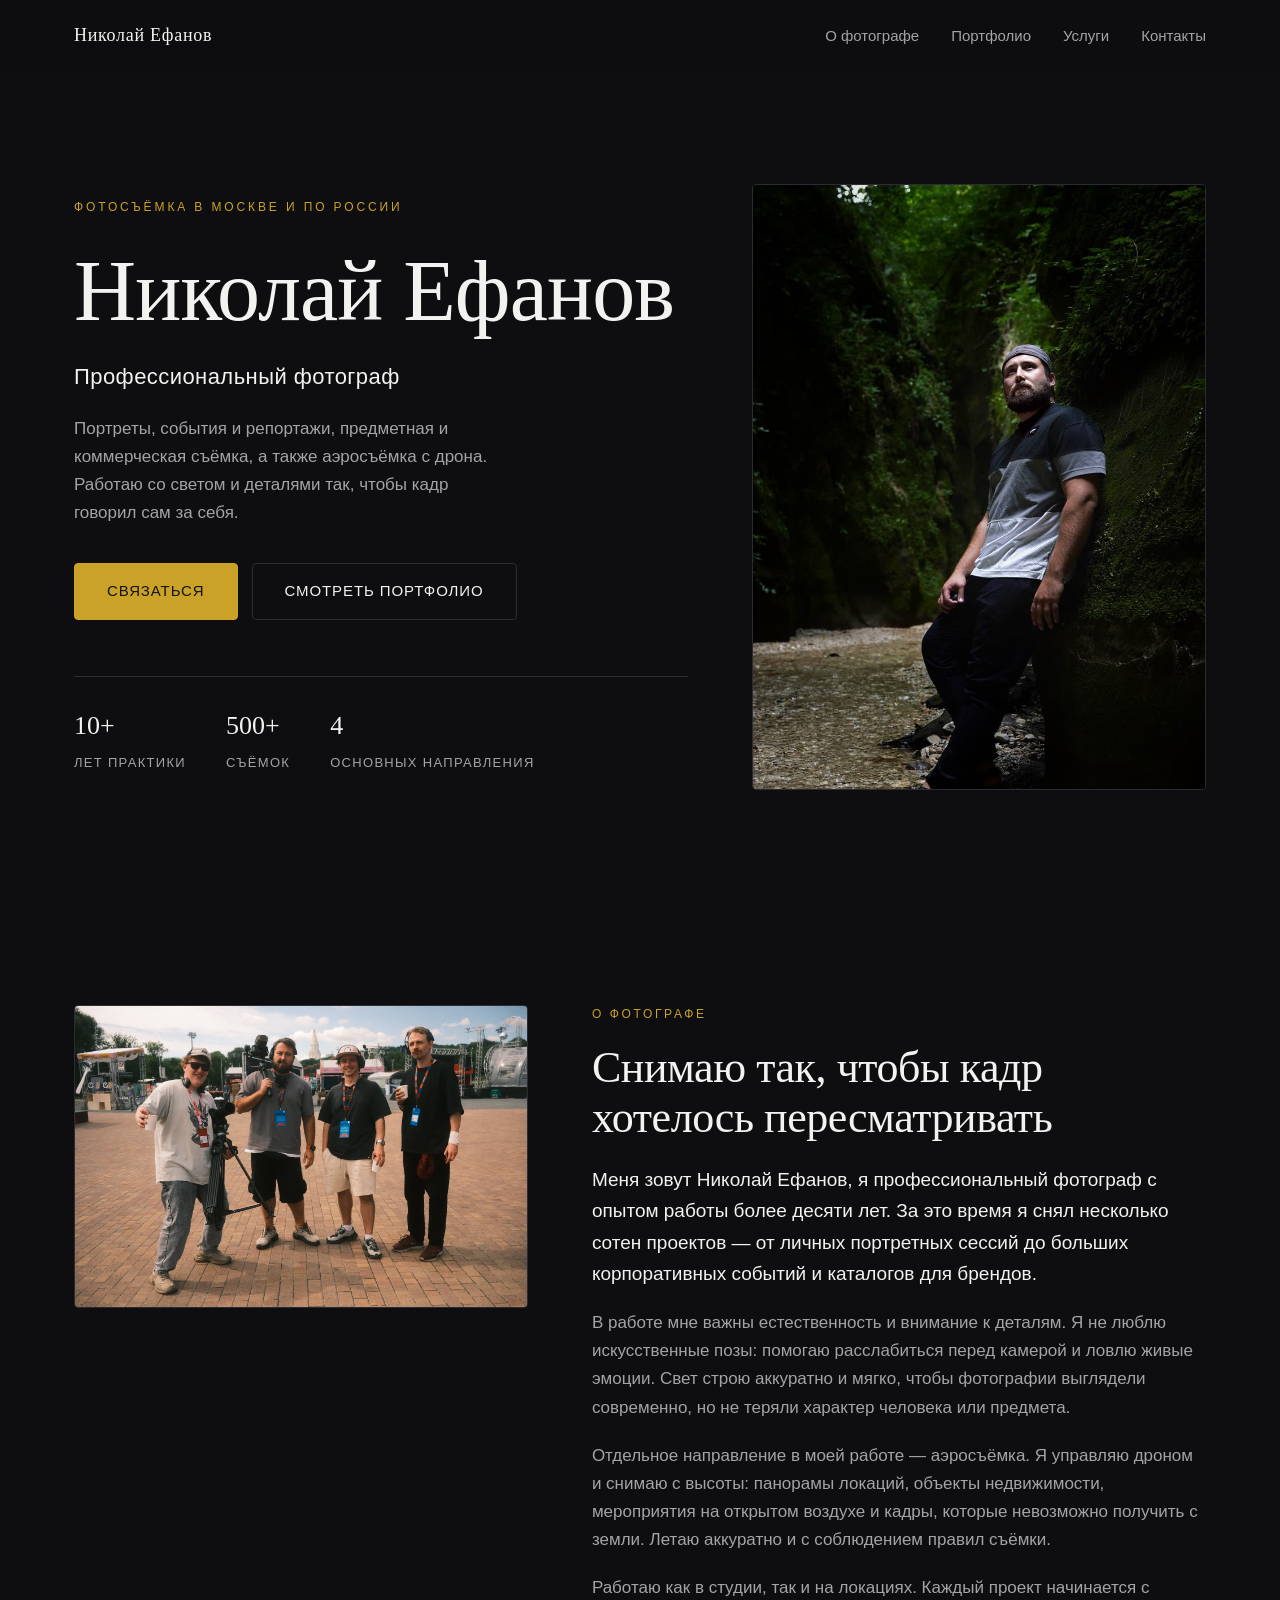
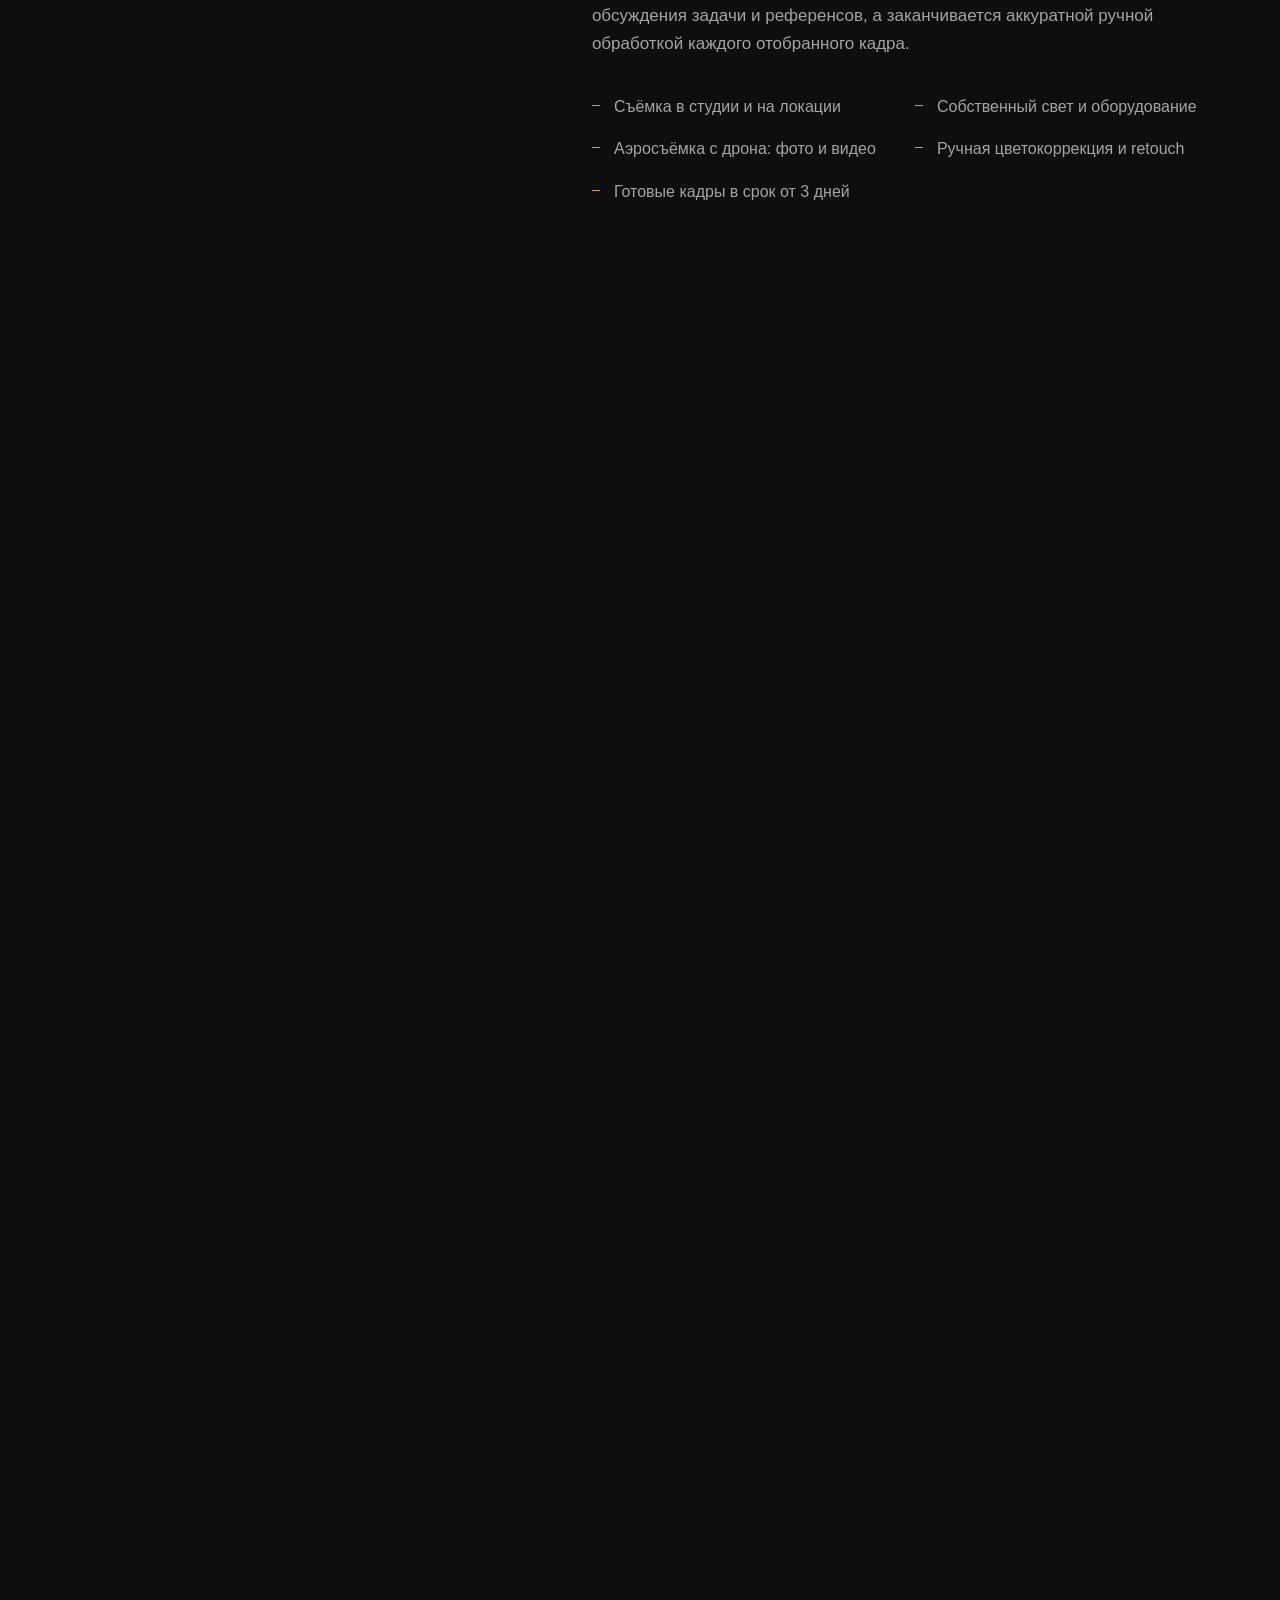
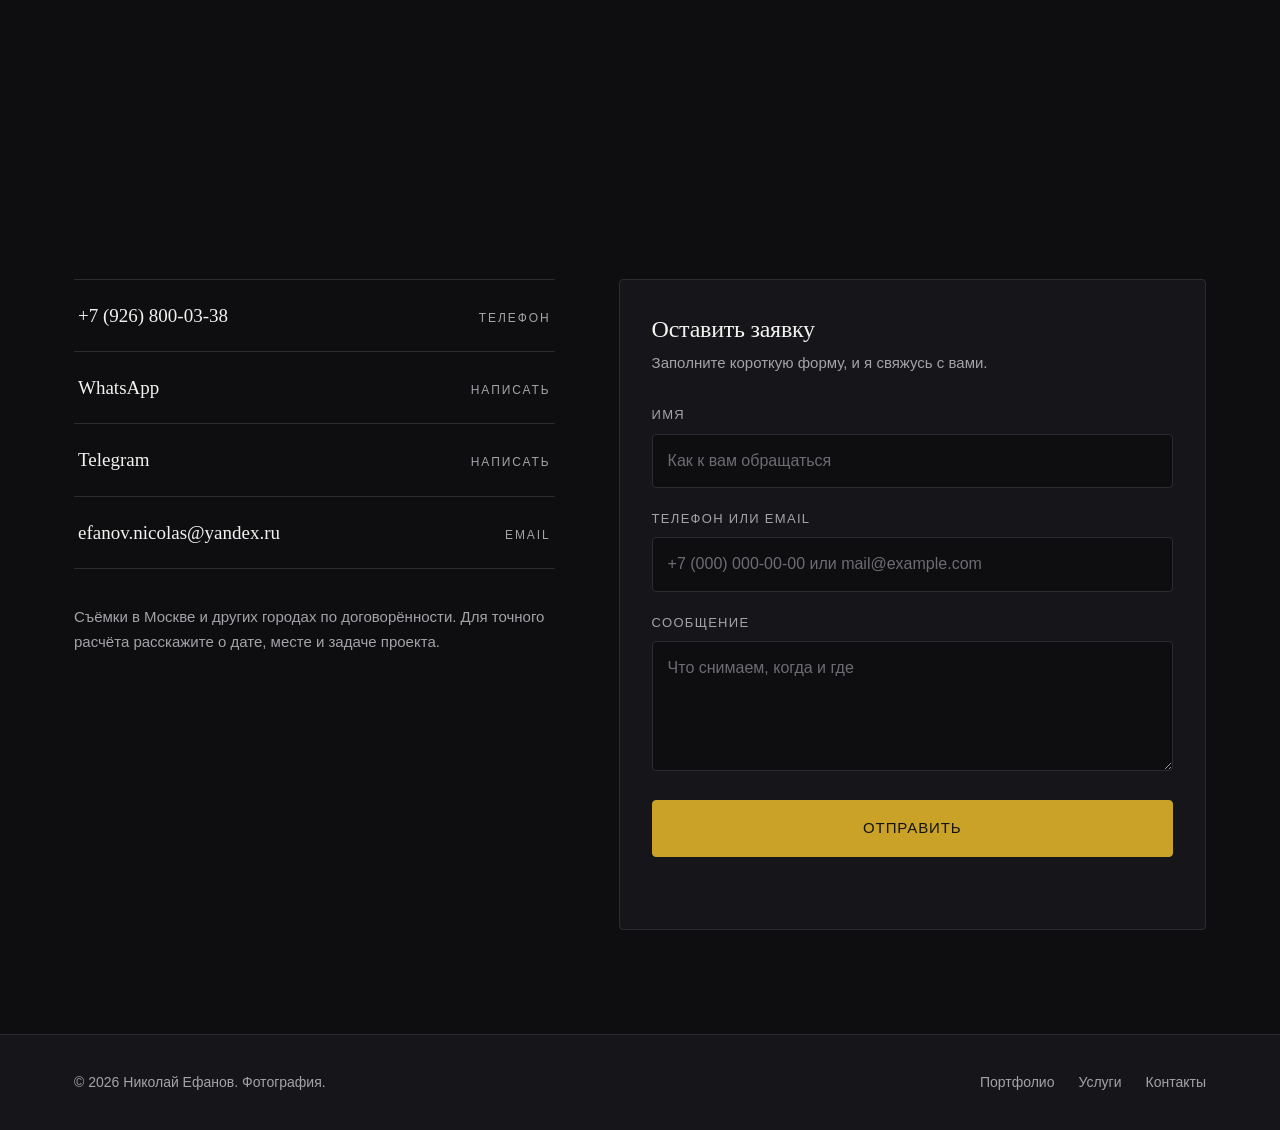
<file: index.html>
<!DOCTYPE html>
<html lang="ru">
<head>
<meta charset="UTF-8">
<meta name="viewport" content="width=device-width, initial-scale=1">
<title>Николай Ефанов — фотограф в Москве: портрет, репортаж, аэросъёмка</title>
<meta name="description" content="Фотограф Николай Ефанов: портретная и репортажная съёмка, коммерческая и предметная фотография, аэросъёмка с дрона в Москве и по России. Цена по запросу.">
<meta name="keywords" content="фотограф Москва, портретная съёмка, фотограф на мероприятие, репортажная съёмка, предметная съёмка, коммерческая фотосъёмка, аэросъёмка с дрона">
<meta name="author" content="Николай Ефанов">
<meta name="yandex-verification" content="9bdac8ca40bdd7e0" />
<meta name="google-site-verification" content="7jf4-IoX7GgELxSKzY4CBx7W281opGIKUO9RGKRQwt8" />
<link rel="canonical" href="https://ikravts15.github.io/yasenevo-photo/">

<!-- Open Graph: превью при отправке ссылки в соцсети и мессенджеры -->
<meta property="og:type" content="website">
<meta property="og:site_name" content="Николай Ефанов — фотограф">
<meta property="og:locale" content="ru_RU">
<meta property="og:url" content="https://ikravts15.github.io/yasenevo-photo/">
<meta property="og:title" content="Николай Ефанов — фотограф в Москве: портрет, репортаж, аэросъёмка">
<meta property="og:description" content="Портретная и репортажная съёмка, коммерческая и предметная фотография, аэросъёмка с дрона. Более 10 лет опыта, съёмки в Москве и по России.">
<meta property="og:image" content="https://ikravts15.github.io/yasenevo-photo/images/og-preview.jpg">
<meta property="og:image:width" content="1200">
<meta property="og:image:height" content="630">
<meta property="og:image:alt" content="Работы фотографа Николая Ефанова: портрет, репортаж и аэросъёмка">

<meta name="twitter:card" content="summary_large_image">
<meta name="twitter:title" content="Николай Ефанов — фотограф в Москве: портрет, репортаж, аэросъёмка">
<meta name="twitter:description" content="Портретная и репортажная съёмка, коммерческая и предметная фотография, аэросъёмка с дрона. Более 10 лет опыта, съёмки в Москве и по России.">
<meta name="twitter:image" content="https://ikravts15.github.io/yasenevo-photo/images/og-preview.jpg">

<link rel="icon" href="data:image/svg+xml,<svg xmlns=%22http://www.w3.org/2000/svg%22 viewBox=%220 0 100 100%22><text y=%22.9em%22 font-size=%2290%22>📷</text></svg>">
<link rel="stylesheet" href="style.css?v=cards-16">
</head>
<body>

<header class="nav" id="nav">
  <div class="wrap nav__inner">
    <a class="nav__brand" href="/#hero">Николай&nbsp;Ефанов</a>
    <nav class="nav__links" id="navLinks" aria-label="Основная навигация">
      <a href="/#about">О фотографе</a>
      <a href="/portfolio/">Портфолио</a>
      <a href="/#services">Услуги</a>
      <a href="/#contacts">Контакты</a>
    </nav>
    <button class="nav__toggle" id="navToggle" aria-expanded="false" aria-controls="navLinks">Меню</button>
  </div>
</header>

<main>

  <!-- 1. Hero -->
  <section class="hero" id="hero">
    <div class="section-bg" aria-hidden="true">
      <video class="section-bg__media video-desktop" src="videos/aerial-3.mp4" muted loop playsinline preload="none"></video>
      <video class="section-bg__media video-mobile" src="videos/aerial-1.mp4" muted loop playsinline preload="none"></video>
      <div class="section-bg__overlay"></div>
    </div>
    <div class="wrap hero__inner">
      <div>
        <p class="hero__eyebrow">Фотосъёмка в Москве и по России</p>
        <h1>Николай Ефанов</h1>
        <p class="hero__sub">Профессиональный фотограф</p>
        <p class="hero__text">
          Портреты, события и репортажи, предметная и коммерческая съёмка,
          а также аэросъёмка с дрона. Работаю со светом и деталями так,
          чтобы кадр говорил сам за себя.
        </p>
        <div class="hero__actions">
          <a class="btn" href="/#contacts">Связаться</a>
          <a class="btn btn--ghost" href="/portfolio/">Смотреть портфолио</a>
        </div>
        <div class="hero__meta">
          <div><strong>10+</strong><span>лет практики</span></div>
          <div><strong>500+</strong><span>съёмок</span></div>
          <div><strong>4</strong><span>основных направления</span></div>
        </div>
      </div>
      <div class="hero__frame">
        <img src="images/photographer-portrait.jpg" alt="Фотограф Николай Ефанов" width="800" height="1422">
      </div>
    </div>
  </section>

  <!-- 2. О фотографе -->
  <section class="about" id="about">
    <div class="section-bg" aria-hidden="true">
      <video class="section-bg__media" src="videos/event-3.mp4" autoplay muted loop playsinline preload="metadata"></video>
      <div class="section-bg__overlay"></div>
    </div>
    <div class="wrap">
      <div class="about__grid">
        <div class="about__photo reveal">
          <img src="images/event-team.jpg" alt="Съёмочная команда с камерой и штативом на открытой площадке фестиваля" loading="lazy" width="1600" height="1067">
        </div>
        <div class="about__text reveal">
          <span class="section-label">О фотографе</span>
          <h2 class="section-title">Снимаю так, чтобы кадр хотелось пересматривать</h2>
          <p>
            Меня зовут Николай Ефанов, я профессиональный фотограф с опытом работы
            более десяти лет. За это время я снял несколько сотен проектов —
            от личных портретных сессий до больших корпоративных событий
            и каталогов для брендов.
          </p>
          <p>
            В работе мне важны естественность и внимание к деталям. Я не люблю
            искусственные позы: помогаю расслабиться перед камерой и ловлю живые
            эмоции. Свет строю аккуратно и мягко, чтобы фотографии выглядели
            современно, но не теряли характер человека или предмета.
          </p>
          <p>
            Отдельное направление в моей работе — аэросъёмка. Я управляю дроном
            и снимаю с высоты: панорамы локаций, объекты недвижимости,
            мероприятия на открытом воздухе и кадры, которые невозможно
            получить с земли. Летаю аккуратно и с соблюдением правил съёмки.
          </p>
          <p>
            Работаю как в студии, так и на локациях. Каждый проект начинается
            с обсуждения задачи и референсов, а заканчивается аккуратной ручной
            обработкой каждого отобранного кадра.
          </p>
          <ul class="about__list">
            <li>Съёмка в студии и на локации</li>
            <li>Собственный свет и оборудование</li>
            <li>Аэросъёмка с дрона: фото и видео</li>
            <li>Ручная цветокоррекция и retouch</li>
            <li>Готовые кадры в срок от 3 дней</li>
          </ul>
        </div>
      </div>
    </div>
  </section>

  <!-- 3. Услуги -->
  <section class="services" id="services">
    <div class="section-bg" aria-hidden="true">
      <video class="section-bg__media video-desktop" src="videos/aerial-5.mp4" muted loop playsinline preload="none"></video>
      <video class="section-bg__media video-mobile" src="videos/aerial-2.mp4" muted loop playsinline preload="none"></video>
      <div class="section-bg__overlay"></div>
    </div>
    <div class="wrap">
      <div class="section-head reveal">
        <span class="section-label">Услуги</span>
        <h2 class="section-title">Направления съёмки</h2>
        <p>Стоимость зависит от задачи, объёма и локации — расскажите о проекте, и я подготовлю предложение.</p>
      </div>

      <div class="services__grid">
        <article class="service reveal">
          <span class="service__num">01</span>
          <h3>Портретная съёмка</h3>
          <p>1–2 часа · 15–30 обработанных кадров</p>
          <ul>
            <li>1–2 часа съёмки</li>
            <li>Помощь с образом и позами</li>
            <li>15–30 обработанных кадров</li>
          </ul>
          <div class="service__price">от 8 000 ₽</div>
        </article>

        <article class="service reveal">
          <span class="service__num">02</span>
          <h3>Репортаж и события</h3>
          <p>От 2 часов · живая съёмка · галерея события</p>
          <ul>
            <li>Работа от 2 часов до полного дня</li>
            <li>Живые кадры без постановки</li>
            <li>Полная галерея события</li>
          </ul>
          <div class="service__price">от 8 000 ₽</div>
        </article>

        <article class="service reveal">
          <span class="service__num">03</span>
          <h3>Коммерческая съёмка</h3>
          <p>Концепция · свет · съёмка для бренда и бизнеса</p>
          <ul>
            <li>Подготовка концепции</li>
            <li>Съёмка со светом в студии или на месте</li>
            <li>Файлы под сайт и соцсети</li>
          </ul>
          <div class="service__price">от 15 000 ₽</div>
        </article>

        <article class="service reveal">
          <span class="service__num">04</span>
          <h3>Предметная съёмка</h3>
          <p>Товары · косметика · еда · ретушь</p>
          <ul>
            <li>Съёмка на однотонном фоне и в сценах</li>
            <li>Аккуратная ретушь каждого кадра</li>
            <li>Единый стиль всей серии</li>
          </ul>
          <div class="service__price">от 3 000 ₽</div>
        </article>

        <article class="service reveal">
          <span class="service__num">05</span>
          <h3>Аэросъёмка с дрона</h3>
          <p>Фото и видео с воздуха · облёт объекта</p>
          <ul>
            <li>Фото и видео с воздуха</li>
            <li>Панорамы и облёт объекта</li>
            <li>Съёмка с учётом правил полётов</li>
          </ul>
          <div class="service__price">от 6 000 ₽</div>
        </article>
      </div>
    </div>
  </section>

  <!-- 5. Контакты -->
  <section class="contacts" id="contacts">
    <div class="section-bg" aria-hidden="true">
      <video class="section-bg__media" src="videos/aerial-4.mp4" autoplay muted loop playsinline preload="metadata"></video>
      <div class="section-bg__overlay"></div>
    </div>
    <div class="wrap">
      <div class="section-head reveal">
        <span class="section-label">Контакты</span>
        <h2 class="section-title">Обсудим вашу съёмку</h2>
        <p>Напишите удобным способом или заполните форму — отвечаю в течение дня.</p>
      </div>

      <div class="contacts__grid">
        <div class="reveal">
          <ul class="contact-list">
            <li>
              <a href="tel:+79268000338">
                <strong>+7 (926) 800-03-38</strong>
                <span>Телефон</span>
              </a>
            </li>
            <li>
              <a href="https://wa.me/79268000338" target="_blank" rel="noopener">
                <strong>WhatsApp</strong>
                <span>Написать</span>
              </a>
            </li>
            <li>
              <a href="https://t.me/kamushek93" target="_blank" rel="noopener">
                <strong>Telegram</strong>
                <span>Написать</span>
              </a>
            </li>
            <li>
              <a href="mailto:efanov.nicolas@yandex.ru">
                <strong>efanov.nicolas@yandex.ru</strong>
                <span>Email</span>
              </a>
            </li>
          </ul>
          <p class="contacts__note">
            Съёмки в Москве и других городах по договорённости.
            Для точного расчёта расскажите о дате, месте и задаче проекта.
          </p>
        </div>

        <form class="form reveal" id="contactForm" action="https://formspree.io/f/xnpnqjke" method="POST" novalidate>
          <h3>Оставить заявку</h3>
          <p class="form__hint">Заполните короткую форму, и я свяжусь с вами.</p>

          <div class="field">
            <label for="name">Имя</label>
            <input id="name" name="name" type="text" placeholder="Как к вам обращаться" autocomplete="name" required>
          </div>

          <div class="field">
            <label for="contact">Телефон или email</label>
            <input id="contact" name="contact" type="text" placeholder="+7 (000) 000-00-00 или mail@example.com" autocomplete="tel" required>
          </div>

          <div class="field">
            <label for="message">Сообщение</label>
            <textarea id="message" name="message" placeholder="Что снимаем, когда и где"></textarea>
          </div>

          <button class="btn" type="submit">Отправить</button>
          <p class="form__status" id="formStatus" role="status" aria-live="polite"></p>
        </form>
      </div>
    </div>
  </section>

</main>

<footer class="footer">
  <div class="wrap footer__inner">
    <span>© <span id="year">2026</span> Николай Ефанов. Фотография.</span>
    <div class="footer__links">
      <a href="/portfolio/">Портфолио</a>
      <a href="/#services">Услуги</a>
      <a href="/#contacts">Контакты</a>
    </div>
  </div>
</footer>

<script src="script.js?v=house-1"></script>

</body>
</html>
</file>
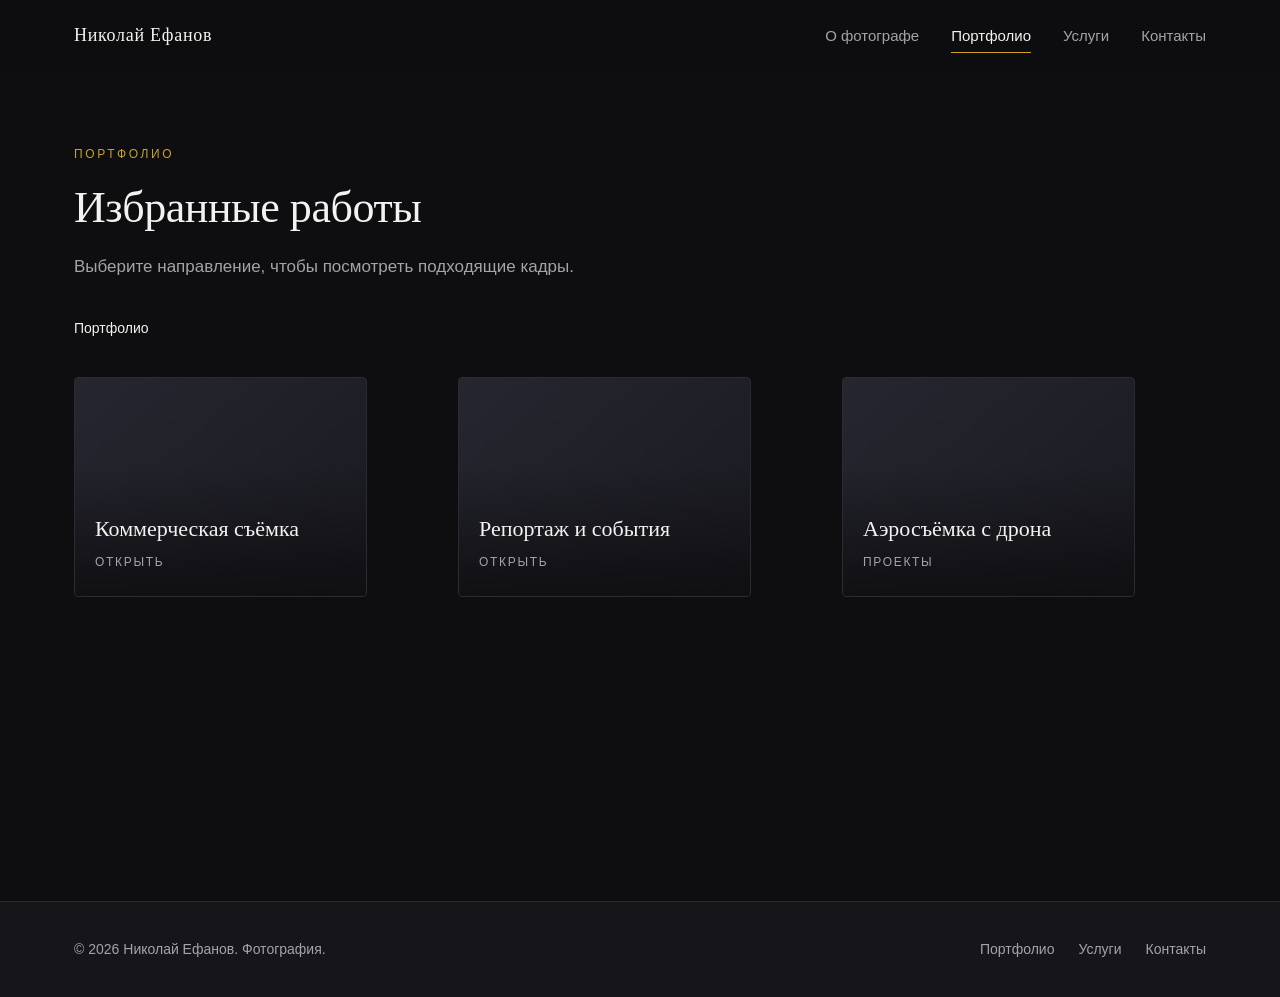
<file: portfolio/index.html>
<!DOCTYPE html>
<html lang="ru">
<head>
<meta charset="UTF-8">
<meta name="viewport" content="width=device-width, initial-scale=1">
<title>Портфолио — Николай Ефанов: портрет, репортаж, аэросъёмка</title>
<meta name="description" content="Портфолио фотографа Николая Ефанова: портреты, события, предметная съёмка и аэросъёмка с дрона, включая серию Кинопарк Москино.">
<link rel="canonical" href="https://ikravts15.github.io/yasenevo-photo/portfolio/">
<meta property="og:type" content="website">
<meta property="og:locale" content="ru_RU">
<meta property="og:url" content="https://ikravts15.github.io/yasenevo-photo/portfolio/">
<meta property="og:title" content="Портфолио — Николай Ефанов">
<meta property="og:description" content="Портреты, события, предметная съёмка и аэросъёмка с дрона. Серия Кинопарк Москино.">
<meta property="og:image" content="https://ikravts15.github.io/yasenevo-photo/images/og-preview.jpg">
<link rel="icon" href="data:image/svg+xml,<svg xmlns=%22http://www.w3.org/2000/svg%22 viewBox=%220 0 100 100%22><text y=%22.9em%22 font-size=%2290%22>📷</text></svg>">
<link rel="stylesheet" href="../style.css?v=cards-16">
</head>
<body class="page-portfolio">

<header class="nav" id="nav">
  <div class="wrap nav__inner">
    <a class="nav__brand" href="/">Николай&nbsp;Ефанов</a>
    <nav class="nav__links" id="navLinks" aria-label="Основная навигация">
      <a href="/#about">О фотографе</a>
      <a href="/portfolio/" class="is-active" aria-current="page">Портфолио</a>
      <a href="/#services">Услуги</a>
      <a href="/#contacts">Контакты</a>
    </nav>
    <button class="nav__toggle" id="navToggle" aria-expanded="false" aria-controls="navLinks">Меню</button>
  </div>
</header>

<main>
  <section class="portfolio portfolio--page" id="portfolio">
    <div class="section-bg" aria-hidden="true">
      <video class="section-bg__media" src="../videos/event-1.mp4" autoplay muted loop playsinline preload="metadata"></video>
      <div class="section-bg__overlay"></div>
    </div>
    <div class="wrap">
      <div class="section-head">
        <span class="section-label">Портфолио</span>
        <h1 class="section-title" id="explorerTitle">Избранные работы</h1>
        <p id="explorerLead">Выберите направление, чтобы посмотреть подходящие кадры.</p>
      </div>

      <div class="crumbs" id="crumbs">
        <button class="crumbs__back" id="explorerBack" type="button" hidden>Назад</button>
        <nav class="crumbs__path" id="crumbsPath" aria-label="Путь в портфолио"></nav>
      </div>

      <div class="explorer" id="explorer">
        <div class="folders" id="folders"></div>
        <div class="gallery" id="gallery" hidden></div>
      </div>
    </div>
  </section>
</main>

<footer class="footer">
  <div class="wrap footer__inner">
    <span>© <span id="year">2026</span> Николай Ефанов. Фотография.</span>
    <div class="footer__links">
      <a href="/portfolio/">Портфолио</a>
      <a href="/#services">Услуги</a>
      <a href="/#contacts">Контакты</a>
    </div>
  </div>
</footer>

<div class="lightbox" id="lightbox" hidden>
  <div class="lightbox__dialog" role="dialog" aria-modal="true" aria-labelledby="lightboxTitle">
    <video class="lightbox__video" id="lightboxVideo" controls playsinline preload="none"></video>
    <p class="lightbox__caption" id="lightboxTitle"></p>
    <button class="lightbox__close" id="lightboxClose" type="button" aria-label="Закрыть просмотр">✕</button>
  </div>
</div>

<script src="../script.js?v=house-1"></script>

</body>
</html>
</file>
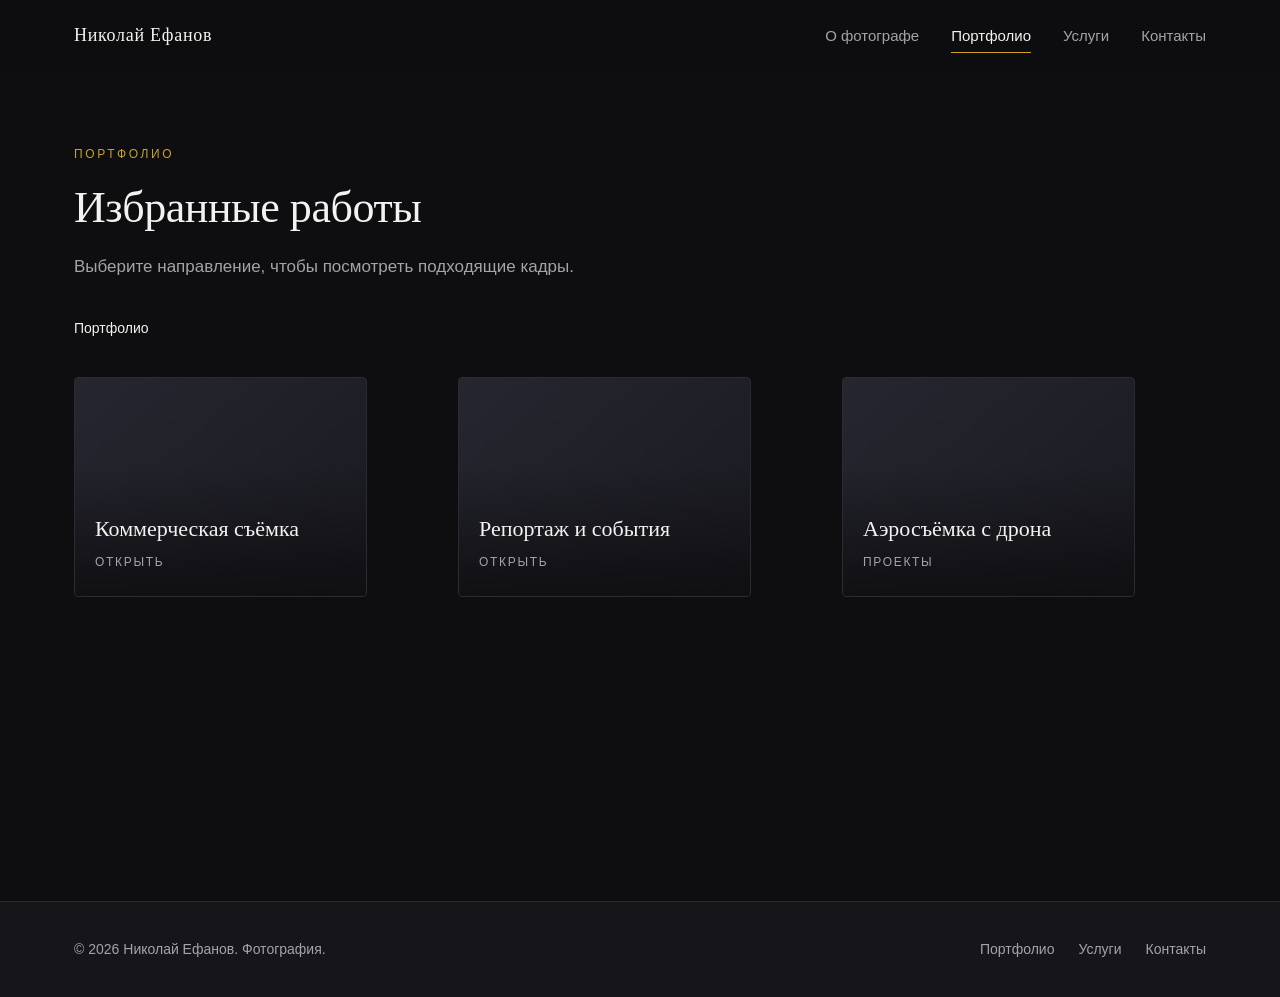
<file: portfolio.html>
<!DOCTYPE html>
<html lang="ru">
<head>
<meta charset="UTF-8">
<meta name="viewport" content="width=device-width, initial-scale=1">
<title>Портфолио — Николай Ефанов: портрет, репортаж, аэросъёмка</title>
<meta name="description" content="Портфолио фотографа Николая Ефанова: портреты, события, предметная съёмка и аэросъёмка с дрона, включая серию Кинопарк Москино.">
<link rel="canonical" href="https://ikravts15.github.io/yasenevo-photo/portfolio.html">
<meta property="og:type" content="website">
<meta property="og:locale" content="ru_RU">
<meta property="og:url" content="https://ikravts15.github.io/yasenevo-photo/portfolio.html">
<meta property="og:title" content="Портфолио — Николай Ефанов">
<meta property="og:description" content="Портреты, события, предметная съёмка и аэросъёмка с дрона. Серия Кинопарк Москино.">
<meta property="og:image" content="https://ikravts15.github.io/yasenevo-photo/images/og-preview.jpg">
<link rel="icon" href="data:image/svg+xml,<svg xmlns=%22http://www.w3.org/2000/svg%22 viewBox=%220 0 100 100%22><text y=%22.9em%22 font-size=%2290%22>📷</text></svg>">
<link rel="stylesheet" href="style.css?v=cards-16">
</head>
<body class="page-portfolio">

<header class="nav" id="nav">
  <div class="wrap nav__inner">
    <a class="nav__brand" href="index.html">Николай&nbsp;Ефанов</a>
    <nav class="nav__links" id="navLinks" aria-label="Основная навигация">
      <a href="index.html#about">О фотографе</a>
      <a href="portfolio.html" class="is-active" aria-current="page">Портфолио</a>
      <a href="index.html#services">Услуги</a>
      <a href="index.html#contacts">Контакты</a>
    </nav>
    <button class="nav__toggle" id="navToggle" aria-expanded="false" aria-controls="navLinks">Меню</button>
  </div>
</header>

<main>
  <section class="portfolio portfolio--page" id="portfolio">
    <div class="section-bg" aria-hidden="true">
      <video class="section-bg__media" src="videos/event-1.mp4" autoplay muted loop playsinline preload="metadata"></video>
      <div class="section-bg__overlay"></div>
    </div>
    <div class="wrap">
      <div class="section-head">
        <span class="section-label">Портфолио</span>
        <h1 class="section-title" id="explorerTitle">Избранные работы</h1>
        <p id="explorerLead">Выберите направление, чтобы посмотреть подходящие кадры.</p>
      </div>

      <div class="crumbs" id="crumbs">
        <button class="crumbs__back" id="explorerBack" type="button" hidden>Назад</button>
        <nav class="crumbs__path" id="crumbsPath" aria-label="Путь в портфолио"></nav>
      </div>

      <div class="explorer" id="explorer">
        <div class="folders" id="folders"></div>
        <div class="gallery" id="gallery" hidden></div>
      </div>
    </div>
  </section>
</main>

<footer class="footer">
  <div class="wrap footer__inner">
    <span>© <span id="year">2026</span> Николай Ефанов. Фотография.</span>
    <div class="footer__links">
      <a href="portfolio.html">Портфолио</a>
      <a href="index.html#services">Услуги</a>
      <a href="index.html#contacts">Контакты</a>
    </div>
  </div>
</footer>

<div class="lightbox" id="lightbox" hidden>
  <div class="lightbox__dialog" role="dialog" aria-modal="true" aria-labelledby="lightboxTitle">
    <video class="lightbox__video" id="lightboxVideo" controls playsinline preload="none"></video>
    <p class="lightbox__caption" id="lightboxTitle"></p>
    <button class="lightbox__close" id="lightboxClose" type="button" aria-label="Закрыть просмотр">✕</button>
  </div>
</div>

<script src="script.js?v=json-portfolio"></script>

</body>
</html>
</file>
<file: style.css>
:root {
  --bg: #0e0e10;
  --bg-soft: #16161a;
  --bg-card: #1c1c21;
  --line: #2b2b32;
  --text: #f2f2f0;
  --muted: #a3a3a8;
  --accent: #c9a227;
  --accent-soft: rgba(201, 162, 39, .12);
  --radius: 4px;
  --maxw: 1180px;
  --ease: cubic-bezier(.4, 0, .2, 1);
}

* { box-sizing: border-box; }

html {
  scroll-behavior: smooth;
  scroll-padding-top: 72px;
}

body {
  margin: 0;
  background: var(--bg);
  color: var(--text);
  font-family: "Helvetica Neue", Helvetica, Arial, "Segoe UI", system-ui, sans-serif;
  font-size: 17px;
  line-height: 1.65;
  -webkit-font-smoothing: antialiased;
}

img { max-width: 100%; display: block; }

a { color: inherit; text-decoration: none; }

h1, h2, h3 {
  font-family: Georgia, "Times New Roman", "Iowan Old Style", serif;
  font-weight: 400;
  line-height: 1.15;
  margin: 0;
  letter-spacing: -.01em;
}

::selection { background: var(--accent); color: #16161a; }

:focus-visible {
  outline: 2px solid var(--accent);
  outline-offset: 3px;
}

.wrap {
  width: 100%;
  max-width: var(--maxw);
  margin: 0 auto;
  padding: 0 24px;
}

section { padding: 104px 0; }

.section-label {
  display: block;
  font-size: 12px;
  letter-spacing: .22em;
  text-transform: uppercase;
  color: var(--accent);
  margin-bottom: 18px;
}

.section-title {
  font-size: clamp(28px, 4.4vw, 44px);
  margin-bottom: 20px;
}

.section-head { max-width: 640px; margin-bottom: 56px; }

.section-head p {
  color: var(--muted);
  margin: 0;
}

/* ---------- Шапка / навигация ---------- */
.nav {
  position: sticky;
  top: 0;
  z-index: 50;
  background: rgba(14, 14, 16, .72);
  backdrop-filter: blur(14px);
  -webkit-backdrop-filter: blur(14px);
  border-bottom: 1px solid transparent;
  transition: border-color .3s var(--ease), background .3s var(--ease);
}

.nav.is-scrolled {
  border-bottom-color: var(--line);
  background: rgba(14, 14, 16, .92);
}

.nav__inner {
  display: flex;
  align-items: center;
  justify-content: space-between;
  gap: 24px;
  height: 72px;
}

.nav__brand {
  font-family: Georgia, serif;
  font-size: 18px;
  letter-spacing: .04em;
}

.nav__links {
  display: flex;
  gap: 32px;
  font-size: 15px;
}

.nav__links a {
  color: var(--muted);
  position: relative;
  transition: color .2s var(--ease);
}

.nav__links a::after {
  content: "";
  position: absolute;
  left: 0;
  bottom: -5px;
  width: 100%;
  height: 1px;
  background: var(--accent);
  transform: scaleX(0);
  transform-origin: left;
  transition: transform .28s var(--ease);
}

.nav__links a:hover,
.nav__links a.is-active { color: var(--text); }
.nav__links a.is-active::after,
.nav__links a:hover::after { transform: scaleX(1); }

.nav__toggle {
  display: none;
  background: none;
  border: 1px solid var(--line);
  border-radius: var(--radius);
  color: var(--text);
  padding: 8px 14px;
  font: inherit;
  font-size: 14px;
  cursor: pointer;
}

/* ---------- Hero ---------- */
.hero {
  min-height: calc(100svh - 72px);
  display: flex;
  align-items: center;
  padding: 80px 0;
  position: relative;
  overflow: hidden;
}

.hero::before {
  content: "";
  position: absolute;
  inset: 0;
  background:
    radial-gradient(60% 70% at 78% 20%, rgba(201, 162, 39, .10), transparent 70%),
    radial-gradient(50% 60% at 10% 90%, rgba(255, 255, 255, .05), transparent 70%);
  pointer-events: none;
}

.hero__inner {
  position: relative;
  display: grid;
  grid-template-columns: 1.15fr .85fr;
  gap: 64px;
  align-items: center;
  width: 100%;
}

.hero__eyebrow {
  font-size: 12px;
  letter-spacing: .24em;
  text-transform: uppercase;
  color: var(--accent);
  margin: 0 0 24px;
}

.hero h1 {
  font-size: clamp(42px, 8vw, 86px);
  margin-bottom: 18px;
}

.hero__sub {
  font-size: clamp(18px, 2.2vw, 22px);
  color: var(--text);
  margin: 0 0 20px;
  letter-spacing: .02em;
}

.hero__text {
  color: var(--muted);
  max-width: 46ch;
  margin: 0 0 36px;
}

.hero__actions {
  display: flex;
  flex-wrap: wrap;
  gap: 14px;
  align-items: center;
}

.hero__meta {
  display: flex;
  flex-wrap: wrap;
  gap: 12px 40px;
  margin-top: 56px;
  padding-top: 28px;
  border-top: 1px solid var(--line);
}

.hero__meta div strong {
  display: block;
  font-family: Georgia, serif;
  font-size: 26px;
  font-weight: 400;
}

.hero__meta div span {
  font-size: 13px;
  letter-spacing: .1em;
  text-transform: uppercase;
  color: var(--muted);
}

.hero__frame {
  aspect-ratio: 3 / 4;
  border: 1px solid var(--line);
  border-radius: var(--radius);
  background:
    linear-gradient(135deg, #26262c 0%, #1a1a1e 55%, #232329 100%);
  display: flex;
  align-items: center;
  justify-content: center;
  text-align: center;
  color: var(--muted);
  font-size: 13px;
  letter-spacing: .14em;
  text-transform: uppercase;
  padding: 24px;
}

.hero__frame:has(img) {
  overflow: hidden;
  padding: 0;
}

.hero__frame img {
  width: 100%;
  height: 100%;
  object-fit: cover;
  display: block;
}

/* ---------- Кнопки ---------- */
.btn {
  display: inline-flex;
  align-items: center;
  justify-content: center;
  gap: 10px;
  padding: 15px 32px;
  border-radius: var(--radius);
  border: 1px solid var(--accent);
  background: var(--accent);
  color: #14140f;
  font: inherit;
  font-size: 15px;
  letter-spacing: .06em;
  text-transform: uppercase;
  cursor: pointer;
  transition: background .22s var(--ease), color .22s var(--ease), transform .22s var(--ease);
}

.btn:hover {
  background: #dcb333;
  transform: translateY(-2px);
}

.btn--ghost {
  background: transparent;
  color: var(--text);
  border-color: var(--line);
}

.btn--ghost:hover {
  background: rgba(255, 255, 255, .05);
  border-color: var(--muted);
}

/* ---------- О фотографе ---------- */
.about { background: var(--bg-soft); }

.about__grid {
  display: grid;
  grid-template-columns: .85fr 1.15fr;
  gap: 64px;
  align-items: start;
}

.about__photo {
  aspect-ratio: 3 / 2;
  border: 1px solid var(--line);
  border-radius: var(--radius);
  background: linear-gradient(160deg, #26262c, #1a1a1e);
  display: flex;
  align-items: center;
  justify-content: center;
  color: var(--muted);
  font-size: 12px;
  letter-spacing: .14em;
  text-transform: uppercase;
  overflow: hidden;
}

.about__photo img {
  width: 100%;
  height: 100%;
  object-fit: cover;
  display: block;
}

.about__text p {
  color: var(--muted);
  margin: 0 0 20px;
}

.about__text p:first-of-type {
  color: var(--text);
  font-size: 19px;
}

.about__list {
  list-style: none;
  padding: 0;
  margin: 36px 0 0;
  display: grid;
  grid-template-columns: repeat(2, minmax(0, 1fr));
  gap: 16px 32px;
}

.about__list li {
  padding-left: 22px;
  position: relative;
  color: var(--muted);
  font-size: 16px;
}

.about__list li::before {
  content: "";
  position: absolute;
  left: 0;
  top: 11px;
  width: 8px;
  height: 1px;
  background: var(--accent);
}

/* ---------- Портфолио ---------- */
.filters {
  display: flex;
  flex-wrap: wrap;
  gap: 10px;
  margin-bottom: 36px;
}

.filter {
  background: transparent;
  border: 1px solid var(--line);
  border-radius: 999px;
  color: var(--muted);
  font: inherit;
  font-size: 14px;
  letter-spacing: .04em;
  padding: 10px 22px;
  cursor: pointer;
  transition: color .2s var(--ease), border-color .2s var(--ease), background .2s var(--ease);
}

.filter:hover { color: var(--text); border-color: var(--muted); }

.filter.is-active {
  color: var(--accent);
  border-color: var(--accent);
  background: var(--accent-soft);
}

.subfilters {
  display: flex;
  flex-wrap: wrap;
  gap: 8px;
  margin: -20px 0 36px;
  padding-left: 14px;
}

.subfilters[hidden] { display: none; }

.subfilter {
  background: transparent;
  border: 1px solid var(--line);
  border-radius: 999px;
  color: var(--muted);
  font: inherit;
  font-size: 13px;
  letter-spacing: .04em;
  padding: 7px 16px;
  cursor: pointer;
  transition: color .2s var(--ease), border-color .2s var(--ease), background .2s var(--ease);
}

.subfilter:hover { color: var(--text); border-color: var(--muted); }

.subfilter.is-active {
  color: var(--accent);
  border-color: var(--accent);
  background: var(--accent-soft);
}

/* ---------- Проводник портфолио ---------- */
.portfolio--page {
  min-height: calc(100svh - 72px);
  padding-top: 72px;
}

.crumbs {
  display: flex;
  flex-wrap: wrap;
  align-items: center;
  gap: 14px 20px;
  margin: -20px 0 36px;
}

.crumbs__back {
  background: transparent;
  border: 1px solid var(--line);
  border-radius: 999px;
  color: var(--muted);
  font: inherit;
  font-size: 13px;
  letter-spacing: .04em;
  padding: 7px 16px;
  cursor: pointer;
  transition: color .2s var(--ease), border-color .2s var(--ease);
}

.crumbs__back:hover {
  color: var(--text);
  border-color: var(--muted);
}

.crumbs__back[hidden] { display: none; }

.crumbs__path {
  display: flex;
  flex-wrap: wrap;
  align-items: center;
  gap: 6px;
  color: var(--muted);
  font-size: 14px;
}

.crumbs__path button {
  background: none;
  border: 0;
  padding: 0;
  color: inherit;
  font: inherit;
  cursor: pointer;
}

.crumbs__path button:hover { color: var(--accent); }

.crumbs__path [aria-current="page"] {
  color: var(--text);
  cursor: default;
}

.folders {
  display: grid;
  grid-template-columns: repeat(auto-fill, minmax(280px, 1fr));
  gap: 20px;
}

.folders[hidden] { display: none; }

.folder {
  position: relative;
  aspect-ratio: 4 / 3;
  max-width: 320px;
  max-height: 220px;
  border: 1px solid var(--line);
  border-radius: var(--radius);
  overflow: hidden;
  background: linear-gradient(140deg, #262630, #191920);
  color: inherit;
  font: inherit;
  text-align: left;
  padding: 20px;
  display: flex;
  align-items: flex-end;
  cursor: pointer;
  transition: border-color .25s var(--ease), transform .25s var(--ease);
}

.folder:hover {
  border-color: var(--accent);
  transform: translateY(-3px);
}

.folder[hidden] { display: none; }

.folder[data-stub] { cursor: default; }

.folder[data-stub]:hover {
  border-color: var(--line);
  transform: none;
}

.folders:has(.folder[data-go="conference"]:not([hidden])) .folder {
  aspect-ratio: 16 / 10;
}

.folder__media {
  position: absolute;
  inset: 0;
  z-index: 0;
  width: 100%;
  height: 100%;
  max-height: 220px;
  object-fit: cover;
  display: block;
}

.folder::after {
  content: "";
  position: absolute;
  inset: 0;
  background: linear-gradient(to top, rgba(14, 14, 16, .85) 0%, transparent 60%);
}

.folder__caption {
  position: relative;
  z-index: 1;
}

.folder__caption strong {
  display: block;
  font-family: Georgia, serif;
  font-weight: 400;
  font-size: 22px;
}

.folder__caption span {
  font-size: 12px;
  letter-spacing: .14em;
  text-transform: uppercase;
  color: var(--muted);
}

.gallery {
  display: grid;
  grid-template-columns: repeat(auto-fill, minmax(280px, 1fr));
  gap: 20px;
}

.gallery[hidden] { display: none; }

.folders:not([hidden]) + .gallery:not([hidden]) { margin-top: 20px; }

#explorer:has(.folder[data-go="moskino"]:not([hidden])) {
  display: grid;
  grid-template-columns: repeat(auto-fill, minmax(280px, 1fr));
  gap: 20px;
  align-items: stretch;
}

#explorer:has(.folder[data-go="moskino"]:not([hidden])) .folders,
#explorer:has(.folder[data-go="moskino"]:not([hidden])) .gallery {
  display: contents;
}

#explorer:has(.folder[data-go="moskino"]:not([hidden])) .folders:not([hidden]) + .gallery:not([hidden]) {
  margin-top: 0;
}

#explorer:has(.folder[data-go="moskino"]:not([hidden])) .folder,
#explorer:has(.folder[data-go="moskino"]:not([hidden])) .shot:not([hidden]) {
  aspect-ratio: 4 / 3;
  margin: 0;
  min-width: 0;
}

#explorer:has(.folder[data-go="moskino"]:not([hidden])) .folder__caption strong,
#explorer:has(.folder[data-go="moskino"]:not([hidden])) .shot__caption strong {
  font-size: 19px;
}

.shot {
  position: relative;
  margin: 0;
  max-width: 320px;
  border: 1px solid var(--line);
  border-radius: var(--radius);
  overflow: hidden;
  background: linear-gradient(140deg, #262630, #191920);
  aspect-ratio: 4 / 3;
  max-height: 220px;
  display: flex;
  align-items: flex-end;
  padding: 20px;
  transition: border-color .25s var(--ease), transform .25s var(--ease);
}

.shot:hover {
  border-color: var(--accent);
  transform: translateY(-3px);
}

.shot__caption {
  position: relative;
  z-index: 1;
}

.shot__caption strong {
  display: block;
  font-family: Georgia, serif;
  font-weight: 400;
  font-size: 19px;
}

.shot__caption span {
  font-size: 12px;
  letter-spacing: .14em;
  text-transform: uppercase;
  color: var(--muted);
}

.shot::after {
  content: "";
  position: absolute;
  inset: 0;
  background: linear-gradient(to top, rgba(14, 14, 16, .85) 0%, transparent 60%);
}

.shot[hidden] { display: none; }

/* ---------- Видео-карточки в галерее ---------- */
.shot__media {
  position: absolute;
  inset: 0;
  z-index: 0;
  width: 100%;
  height: 100%;
  max-height: 220px;
  object-fit: cover;
  display: block;
  background: #101014;
}

.shot__open {
  position: absolute;
  inset: 0;
  z-index: 2;
  padding: 0;
  border: 0;
  background: transparent;
  cursor: pointer;
}

.shot__play {
  position: absolute;
  top: 16px;
  right: 16px;
  width: 42px;
  height: 42px;
  border-radius: 999px;
  border: 1px solid rgba(255, 255, 255, .4);
  background: rgba(14, 14, 16, .55);
  display: grid;
  place-items: center;
  transition: background .25s var(--ease), border-color .25s var(--ease), transform .25s var(--ease);
}

/* Треугольник «play» */
.shot__play::before {
  content: "";
  border-style: solid;
  border-width: 6px 0 6px 10px;
  border-color: transparent transparent transparent #fff;
  margin-left: 3px;
}

.shot--video:hover .shot__play,
.shot__open:focus-visible .shot__play {
  background: var(--accent);
  border-color: var(--accent);
  transform: scale(1.08);
}

.shot--video:hover .shot__play::before,
.shot__open:focus-visible .shot__play::before { border-left-color: #16161a; }

/* ---------- Просмотр видео ---------- */
.lightbox {
  position: fixed;
  inset: 0;
  z-index: 100;
  display: grid;
  place-items: center;
  padding: 72px 20px 20px;
  background: rgba(8, 8, 10, .9);
}

.lightbox[hidden] { display: none; }

.lightbox__dialog {
  position: relative;
  width: min(1040px, 100%);
}

.lightbox__video {
  width: 100%;
  max-height: 76vh;
  display: block;
  border-radius: var(--radius);
  border: 1px solid var(--line);
  background: #000;
}

.lightbox__caption {
  margin: 14px 0 0;
  font-family: Georgia, serif;
  font-size: 18px;
}

.lightbox__close {
  position: absolute;
  right: 0;
  bottom: calc(100% + 14px);
  width: 40px;
  height: 40px;
  border-radius: 999px;
  border: 1px solid var(--line);
  background: transparent;
  color: var(--text);
  font-size: 15px;
  cursor: pointer;
  transition: color .2s var(--ease), border-color .2s var(--ease);
}

.lightbox__close:hover {
  color: var(--accent);
  border-color: var(--accent);
}

body.is-locked { overflow: hidden; }

/* ---------- Услуги ---------- */
.services { background: var(--bg-soft); }

.services__grid {
  display: grid;
  grid-template-columns: repeat(auto-fit, minmax(255px, 1fr));
  gap: 20px;
}

/* Пять карточек: 3 сверху и 2 снизу, без пустых мест в ряду */
@media (min-width: 1000px) {
  .services__grid { grid-template-columns: repeat(6, 1fr); }
  .service:nth-child(-n+3) { grid-column: span 2; }
  .service:nth-child(n+4) { grid-column: span 3; }
}

.service {
  background: var(--bg-card);
  border: 1px solid var(--line);
  border-radius: var(--radius);
  padding: 34px 30px;
  display: flex;
  flex-direction: column;
  transition: border-color .25s var(--ease), transform .25s var(--ease);
}

.service:hover {
  border-color: var(--accent);
  transform: translateY(-4px);
}

.service__num {
  font-size: 12px;
  letter-spacing: .18em;
  color: var(--accent);
  margin-bottom: 20px;
}

.service h3 {
  font-size: 23px;
  margin-bottom: 14px;
}

.service p {
  color: var(--muted);
  font-size: 16px;
  margin: 0 0 24px;
}

.service ul {
  list-style: none;
  padding: 0;
  margin: 0 0 28px;
  font-size: 15px;
  color: var(--muted);
}

.service ul li {
  padding: 7px 0;
  border-bottom: 1px solid var(--line);
}

.service ul li:last-child { border-bottom: none; }

.service__price {
  margin-top: auto;
  padding-top: 20px;
  border-top: 1px solid var(--line);
  font-family: Georgia, serif;
  font-size: 19px;
  color: var(--text);
}

/* ---------- Контакты ---------- */
.contacts__grid {
  display: grid;
  grid-template-columns: .9fr 1.1fr;
  gap: 64px;
  align-items: start;
}

.contact-list {
  list-style: none;
  padding: 0;
  margin: 0 0 36px;
}

.contact-list li { border-top: 1px solid var(--line); }
.contact-list li:last-child { border-bottom: 1px solid var(--line); }

.contact-list a {
  display: flex;
  align-items: baseline;
  justify-content: space-between;
  gap: 20px;
  padding: 20px 4px;
  transition: color .2s var(--ease), padding-left .25s var(--ease);
}

.contact-list a:hover {
  color: var(--accent);
  padding-left: 12px;
}

.contact-list span {
  font-size: 12px;
  letter-spacing: .16em;
  text-transform: uppercase;
  color: var(--muted);
  flex-shrink: 0;
}

.contact-list strong {
  font-family: Georgia, serif;
  font-weight: 400;
  font-size: 19px;
}

.contacts__note {
  color: var(--muted);
  font-size: 15px;
  margin: 0;
}

.form {
  background: var(--bg-soft);
  border: 1px solid var(--line);
  border-radius: var(--radius);
  padding: 36px 32px;
}

.form h3 {
  font-size: 24px;
  margin-bottom: 8px;
}

.form__hint {
  color: var(--muted);
  font-size: 15px;
  margin: 0 0 28px;
}

.field { margin-bottom: 20px; }

.field label {
  display: block;
  font-size: 13px;
  letter-spacing: .1em;
  text-transform: uppercase;
  color: var(--muted);
  margin-bottom: 8px;
}

.field input,
.field textarea {
  width: 100%;
  background: var(--bg);
  border: 1px solid var(--line);
  border-radius: var(--radius);
  color: var(--text);
  font: inherit;
  font-size: 16px;
  padding: 13px 15px;
  transition: border-color .2s var(--ease), background .2s var(--ease);
}

.field textarea {
  resize: vertical;
  min-height: 130px;
}

.field input::placeholder,
.field textarea::placeholder { color: #6c6c73; }

.field input:focus,
.field textarea:focus {
  outline: none;
  border-color: var(--accent);
  background: #121215;
}

.form .btn { width: 100%; }

.form__status + .btn { margin-top: 20px; }

.form__status {
  margin: 16px 0 0;
  font-size: 14px;
  color: var(--accent);
  min-height: 20px;
}

/* ---------- Подвал ---------- */
.footer {
  border-top: 1px solid var(--line);
  padding: 36px 0;
  background: var(--bg-soft);
}

.footer__inner {
  display: flex;
  flex-wrap: wrap;
  gap: 12px 32px;
  align-items: center;
  justify-content: space-between;
  color: var(--muted);
  font-size: 14px;
}

.footer__links { display: flex; gap: 24px; }
.footer__links a:hover { color: var(--accent); }

/* ---------- Видео-фоны разделов ---------- */
section { position: relative; overflow: hidden; }

/* Контент поднимаем над видео */
section > .wrap { position: relative; z-index: 1; }

.section-bg {
  position: absolute;
  inset: 0;
  z-index: 0;
  overflow: hidden;
  pointer-events: none;
  background: var(--bg);
}

.section-bg__media {
  width: 100%;
  height: 100%;
  object-fit: cover;
  display: block;
}

.section-bg__overlay {
  position: absolute;
  inset: 0;
  background: linear-gradient(rgba(14, 14, 16, .88), rgba(14, 14, 16, .78));
}

/* Вертикальный кадр — только для узких экранов */
.section-bg__media.video-mobile { display: none; }

@media (max-width: 768px) {
  .section-bg__media.video-desktop { display: none; }
  .section-bg__media.video-mobile { display: block; }
}

/* ---------- Появление при скролле ---------- */
.reveal {
  opacity: 0;
  transform: translateY(24px);
  transition: opacity .7s var(--ease), transform .7s var(--ease);
}

.reveal.is-visible {
  opacity: 1;
  transform: none;
}

/* ---------- Адаптив ---------- */
@media (max-width: 900px) {
  section { padding: 80px 0; }

  .nav__links {
    display: none;
    position: absolute;
    top: 72px;
    left: 0;
    right: 0;
    flex-direction: column;
    gap: 0;
    background: var(--bg-soft);
    border-bottom: 1px solid var(--line);
    padding: 8px 24px 20px;
  }

  .nav__links.is-open { display: flex; }
  .nav__links a { padding: 14px 0; font-size: 17px; }
  .nav__links a::after { display: none; }
  .nav__toggle { display: block; }

  .hero__inner,
  .about__grid,
  .contacts__grid {
    grid-template-columns: 1fr;
    gap: 40px;
  }

  .hero__frame { max-width: 340px; }
  .about__photo { max-width: 400px; }
  .hero { min-height: 0; padding: 64px 0 72px; }
}

@media (max-width: 560px) {
  body { font-size: 16px; }
  .wrap { padding: 0 18px; }
  section { padding: 64px 0; }
  .section-head { margin-bottom: 36px; }
  .about__list { grid-template-columns: 1fr; }
  .gallery { grid-template-columns: repeat(auto-fill, minmax(280px, 1fr)); }
  .folders { grid-template-columns: repeat(auto-fill, minmax(280px, 1fr)); }
  .form { padding: 28px 20px; }
  .hero__meta { gap: 20px 32px; }
  .btn { width: 100%; }
  .hero__actions { gap: 12px; }
}

@media (max-width: 767px) {
  .wrap {
    padding-left: 20px;
    padding-right: 20px;
  }

  .page-portfolio .wrap {
    padding-left: 16px;
    padding-right: 16px;
  }

  .page-portfolio .folders,
  .page-portfolio .gallery,
  .page-portfolio #explorer {
    width: 100%;
    max-width: 100%;
    margin-left: auto;
    margin-right: auto;
    justify-content: stretch;
    justify-items: stretch;
  }

  .page-portfolio .folder,
  .page-portfolio .shot {
    width: 100%;
    max-width: 100%;
    min-width: 0;
    max-height: none;
    margin-left: auto;
    margin-right: auto;
    justify-self: stretch;
  }

  .hero__inner {
    gap: 0;
  }

  .hero__inner > div:not(.hero__frame) {
    display: contents;
  }

  .hero__eyebrow { order: 1; }
  .hero h1 { order: 2; }
  .hero__frame {
    order: 3;
    max-width: 220px;
    width: 100%;
    margin: 8px auto 28px;
  }
  .hero__sub { order: 4; }
  .hero__text { order: 5; }
  .hero__actions { order: 6; }
  .hero__meta { order: 7; }
}

@media (prefers-reduced-motion: reduce) {
  html { scroll-behavior: auto; }
  * { transition-duration: .01ms !important; animation-duration: .01ms !important; }
  .reveal { opacity: 1; transform: none; }
}
</file>
